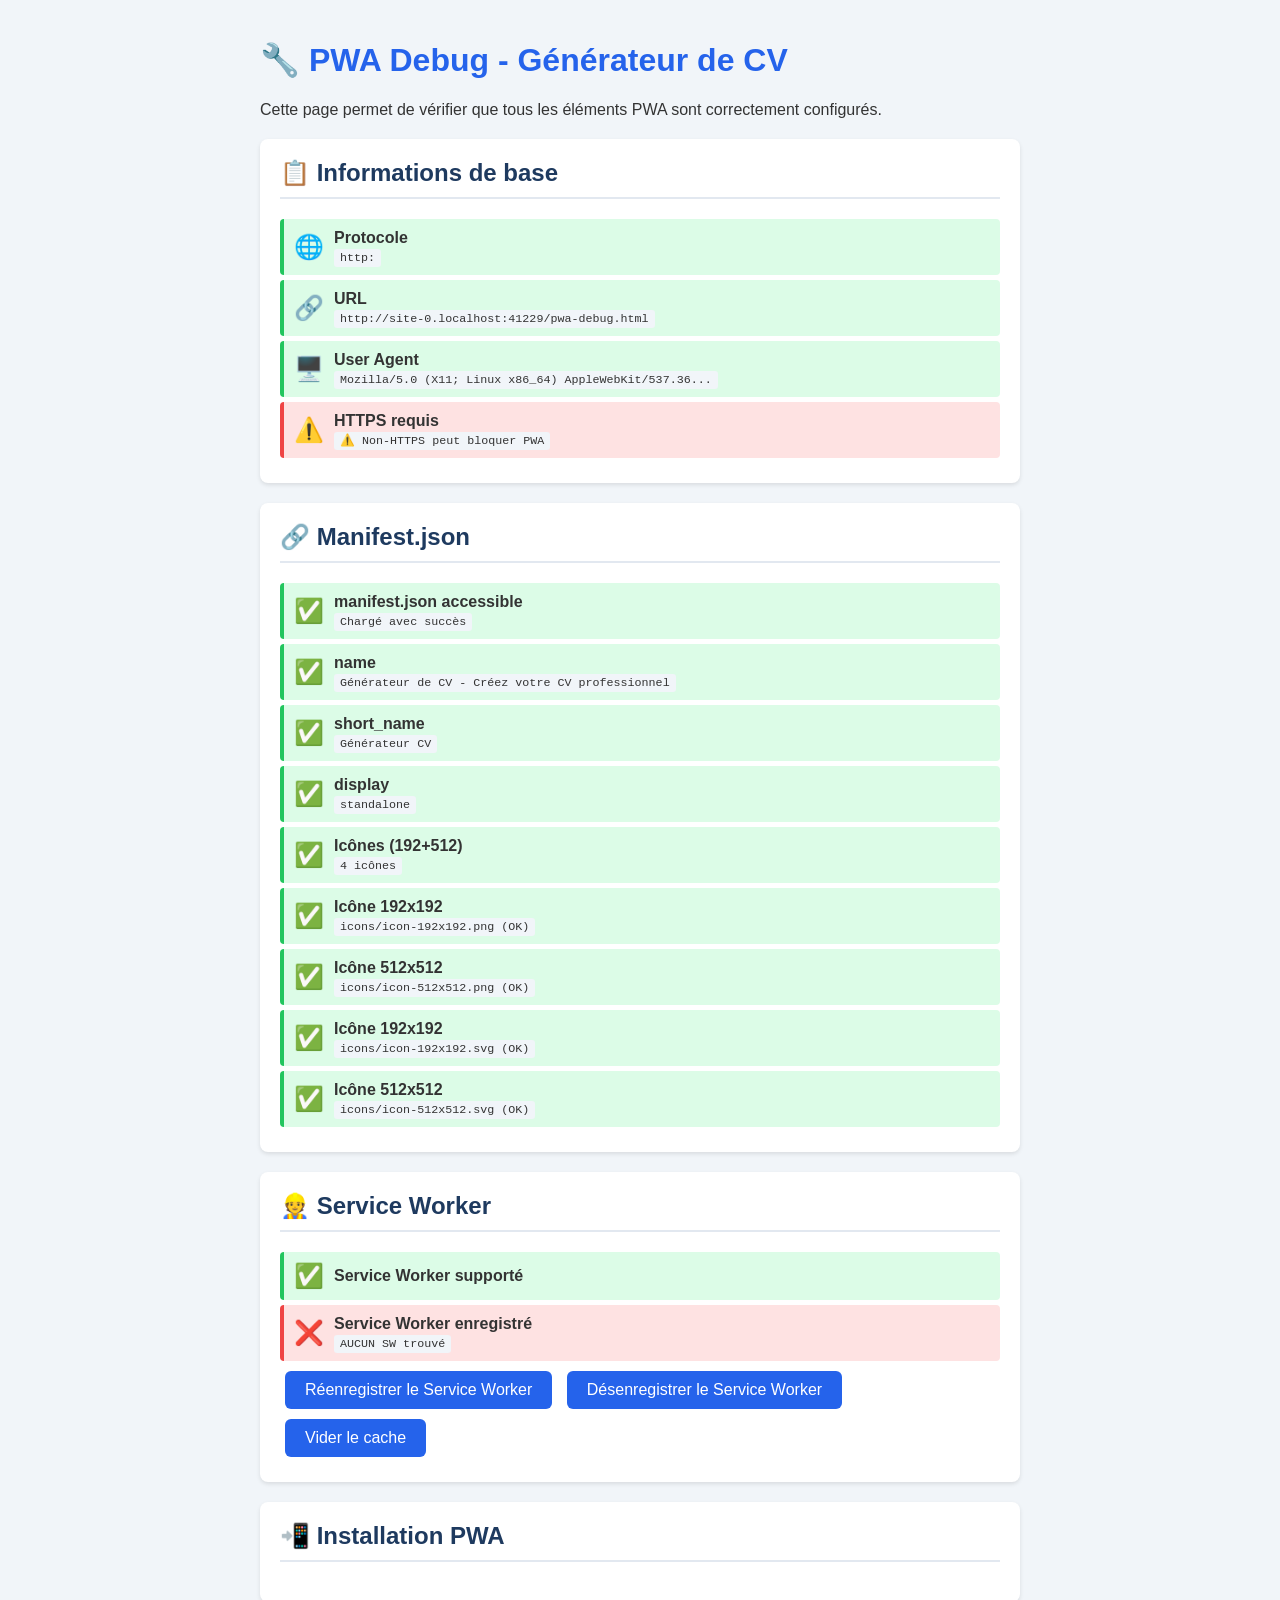
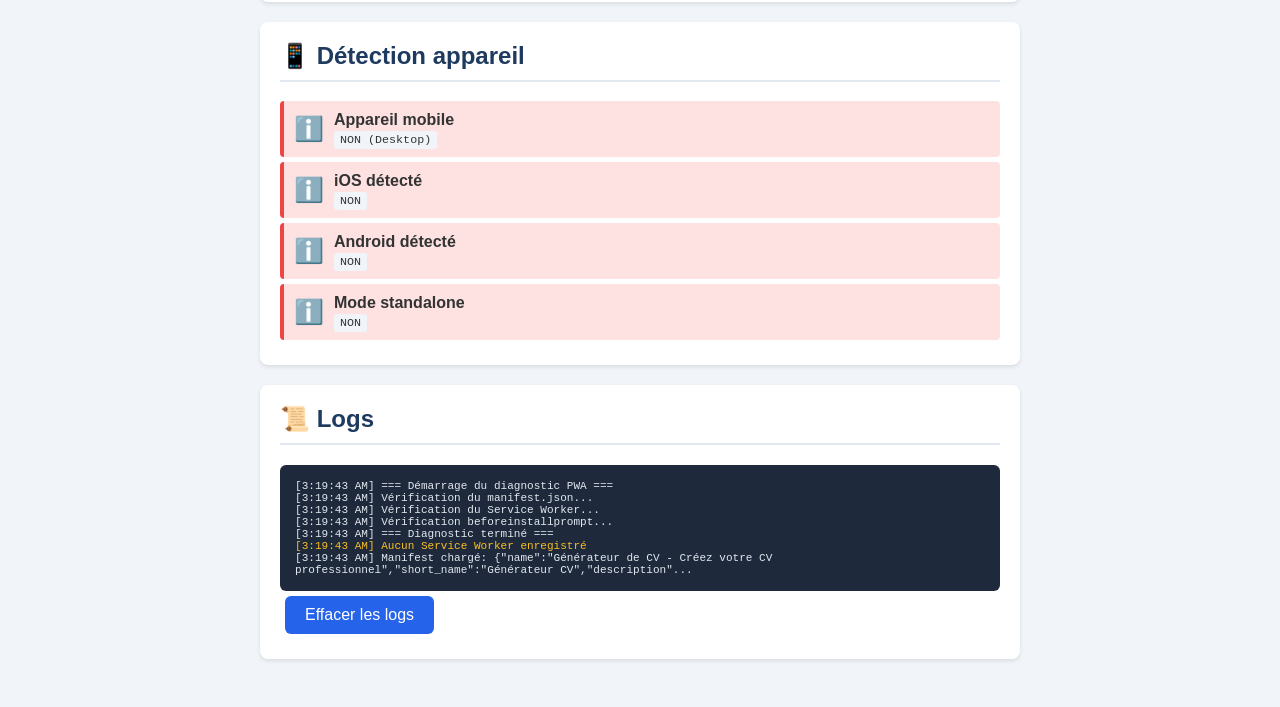
<file: pwa-debug.html>
<!DOCTYPE html>
<html lang="fr">
<head>
  <meta charset="UTF-8">
  <meta name="viewport" content="width=device-width, initial-scale=1.0">
  <title>PWA Debug - Générateur de CV</title>
  <style>
    * { box-sizing: border-box; }
    body {
      font-family: -apple-system, BlinkMacSystemFont, 'Segoe UI', Roboto, sans-serif;
      max-width: 800px;
      margin: 0 auto;
      padding: 20px;
      background: #f1f5f9;
      color: #333;
    }
    h1 { color: #2563eb; }
    .section {
      background: white;
      border-radius: 8px;
      padding: 20px;
      margin: 20px 0;
      box-shadow: 0 2px 4px rgba(0,0,0,0.1);
    }
    .section h2 {
      margin-top: 0;
      color: #1e3a5f;
      border-bottom: 2px solid #e2e8f0;
      padding-bottom: 10px;
    }
    .check {
      display: flex;
      align-items: center;
      padding: 10px;
      margin: 5px 0;
      border-radius: 4px;
    }
    .check.pass { background: #dcfce7; border-left: 4px solid #22c55e; }
    .check.fail { background: #fee2e2; border-left: 4px solid #ef4444; }
    .check.warn { background: #fef3c7; border-left: 4px solid #f59e0b; }
    .check .icon { font-size: 1.5em; margin-right: 10px; }
    .check .info { flex: 1; }
    .check .value {
      font-family: monospace;
      background: #f1f5f9;
      padding: 2px 6px;
      border-radius: 3px;
      font-size: 0.9em;
    }
    button {
      background: #2563eb;
      color: white;
      border: none;
      padding: 10px 20px;
      border-radius: 6px;
      cursor: pointer;
      font-size: 1em;
      margin: 5px;
    }
    button:hover { background: #1d4ed8; }
    .log {
      background: #1e293b;
      color: #e2e8f0;
      padding: 15px;
      border-radius: 6px;
      font-family: monospace;
      font-size: 0.85em;
      max-height: 300px;
      overflow-y: auto;
      white-space: pre-wrap;
    }
    .log .error { color: #f87171; }
    .log .success { color: #86efac; }
    .log .warn { color: #fbbf24; }
  </style>
</head>
<body>
  <h1>🔧 PWA Debug - Générateur de CV</h1>
  <p>Cette page permet de vérifier que tous les éléments PWA sont correctement configurés.</p>
  
  <div class="section">
    <h2>📋 Informations de base</h2>
    <div id="basic-info"></div>
  </div>
  
  <div class="section">
    <h2>🔗 Manifest.json</h2>
    <div id="manifest-check"></div>
  </div>
  
  <div class="section">
    <h2>👷 Service Worker</h2>
    <div id="sw-check"></div>
    <button onclick="registerSW()">Réenregistrer le Service Worker</button>
    <button onclick="unregisterSW()">Désenregistrer le Service Worker</button>
    <button onclick="clearCache()">Vider le cache</button>
  </div>
  
  <div class="section">
    <h2>📲 Installation PWA</h2>
    <div id="install-check"></div>
    <button onclick="triggerInstall()" id="btn-trigger-install" style="display:none;">📲 Installer maintenant</button>
  </div>
  
  <div class="section">
    <h2>📱 Détection appareil</h2>
    <div id="device-check"></div>
  </div>
  
  <div class="section">
    <h2>📜 Logs</h2>
    <div class="log" id="console-log"></div>
    <button onclick="document.getElementById('console-log').innerHTML=''">Effacer les logs</button>
  </div>

  <script>
    // Système de log
    function log(message, type = 'info') {
      const logDiv = document.getElementById('console-log');
      const timestamp = new Date().toLocaleTimeString();
      const className = type === 'error' ? 'error' : type === 'success' ? 'success' : type === 'warn' ? 'warn' : '';
      logDiv.innerHTML += `<span class="${className}">[${timestamp}] ${message}</span>\n`;
      logDiv.scrollTop = logDiv.scrollHeight;
      console.log(`[PWA Debug] ${message}`);
    }

    function addCheck(containerId, pass, icon, title, value = '') {
      const container = document.getElementById(containerId);
      const div = document.createElement('div');
      div.className = `check ${pass ? 'pass' : 'fail'}`;
      div.innerHTML = `
        <span class="icon">${icon}</span>
        <div class="info">
          <strong>${title}</strong>
          ${value ? `<br><span class="value">${value}</span>` : ''}
        </div>
      `;
      container.appendChild(div);
      return pass;
    }

    // 1. Informations de base
    log('=== Démarrage du diagnostic PWA ===');
    
    addCheck('basic-info', true, '🌐', 'Protocole', location.protocol);
    addCheck('basic-info', true, '🔗', 'URL', location.href);
    addCheck('basic-info', true, '🖥️', 'User Agent', navigator.userAgent.substring(0, 50) + '...');
    addCheck('basic-info', location.protocol === 'https:' || location.hostname === 'localhost' || location.hostname === '127.0.0.1', 
      location.protocol === 'https:' ? '✅' : '⚠️', 
      'HTTPS requis', 
      location.protocol === 'https:' ? 'OK' : '⚠️ Non-HTTPS peut bloquer PWA');

    // 2. Vérification du manifest
    log('Vérification du manifest.json...');
    
    fetch('manifest.json')
      .then(response => {
        if (!response.ok) throw new Error(`HTTP ${response.status}`);
        return response.json();
      })
      .then(manifest => {
        addCheck('manifest-check', true, '✅', 'manifest.json accessible', 'Chargé avec succès');
        log('Manifest chargé: ' + JSON.stringify(manifest).substring(0, 100) + '...');
        
        addCheck('manifest-check', !!manifest.name, manifest.name ? '✅' : '❌', 'name', manifest.name || 'MANQUANT');
        addCheck('manifest-check', !!manifest.short_name, manifest.short_name ? '✅' : '❌', 'short_name', manifest.short_name || 'MANQUANT');
        addCheck('manifest-check', manifest.display === 'standalone', manifest.display === 'standalone' ? '✅' : '❌', 'display', manifest.display || 'MANQUANT');
        addCheck('manifest-check', !!manifest.icons && manifest.icons.length >= 2, 
          (manifest.icons && manifest.icons.length >= 2) ? '✅' : '❌', 
          'Icônes (192+512)', 
          manifest.icons ? `${manifest.icons.length} icônes` : 'AUCUNE');
        
        // Vérifier les icônes
        if (manifest.icons) {
          manifest.icons.forEach(icon => {
            fetch(icon.src)
              .then(r => {
                addCheck('manifest-check', r.ok, r.ok ? '✅' : '❌', 
                  `Icône ${icon.sizes}`, 
                  `${icon.src} (${r.ok ? 'OK' : '404'})`);
              })
              .catch(() => {
                addCheck('manifest-check', false, '❌', `Icône ${icon.sizes}`, `${icon.src} (ERREUR)`);
              });
          });
        }
      })
      .catch(err => {
        addCheck('manifest-check', false, '❌', 'manifest.json', `ERREUR: ${err.message}`);
        log('ERREUR manifest: ' + err.message, 'error');
      });

    // 3. Service Worker
    log('Vérification du Service Worker...');
    
    if ('serviceWorker' in navigator) {
      addCheck('sw-check', true, '✅', 'Service Worker supporté');
      
      navigator.serviceWorker.getRegistration()
        .then(registration => {
          if (registration) {
            addCheck('sw-check', true, '✅', 'Service Worker enregistré', registration.scope);
            addCheck('sw-check', !!registration.active, registration.active ? '✅' : '⚠️', 'SW actif', 
              registration.active ? 'Oui' : 'En attente');
            addCheck('sw-check', !!registration.installing, registration.installing ? '⚠️' : '✅', 'SW installing',
              registration.installing ? 'Nouvelle version en cours' : 'Aucune');
            
            if (registration.active) {
              registration.active.postMessage({ type: 'PING' });
            }
          } else {
            addCheck('sw-check', false, '❌', 'Service Worker enregistré', 'AUCUN SW trouvé');
            log('Aucun Service Worker enregistré', 'warn');
          }
        })
        .catch(err => {
          addCheck('sw-check', false, '❌', 'Service Worker', `ERREUR: ${err.message}`);
        });
    } else {
      addCheck('sw-check', false, '❌', 'Service Worker supporté', 'NON SUPPORTÉ par ce navigateur');
      log('Service Worker non supporté!', 'error');
    }

    // 4. Installation PWA
    log('Vérification beforeinstallprompt...');
    
    let deferredPrompt = null;
    
    window.addEventListener('beforeinstallprompt', (e) => {
      log('beforeinstallprompt déclenché!', 'success');
      e.preventDefault();
      deferredPrompt = e;
      addCheck('install-check', true, '✅', 'beforeinstallprompt déclenché');
      document.getElementById('btn-trigger-install').style.display = 'inline-block';
    });
    
    window.addEventListener('appinstalled', () => {
      log('Application installée!', 'success');
      addCheck('install-check', true, '✅', 'Application installée');
    });
    
    setTimeout(() => {
      if (!deferredPrompt) {
        addCheck('install-check', false, '⚠️', 'beforeinstallprompt', 
          'Non déclenché (peut être normal selon le navigateur)');
        log('beforeinstallprompt non déclenché - vérifiez les conditions PWA', 'warn');
      }
    }, 3000);

    // 5. Détection appareil
    function isIOS() {
      return [
        'iPad Simulator', 'iPhone Simulator', 'iPod Simulator',
        'iPad', 'iPhone', 'iPod'
      ].includes(navigator.platform) || (navigator.userAgent.includes("Mac") && "ontouchend" in document);
    }
    
    function isAndroid() {
      return /Android/.test(navigator.userAgent);
    }
    
    function isMobile() {
      return /Mobi|Android/i.test(navigator.userAgent);
    }
    
    addCheck('device-check', isMobile(), isMobile() ? '✅' : 'ℹ️', 'Appareil mobile', 
      isMobile() ? 'OUI' : 'NON (Desktop)');
    addCheck('device-check', isIOS(), isIOS() ? '✅' : 'ℹ️', 'iOS détecté', 
      isIOS() ? 'OUI' : 'NON');
    addCheck('device-check', isAndroid(), isAndroid() ? '✅' : 'ℹ️', 'Android détecté', 
      isAndroid() ? 'OUI' : 'NON');
    addCheck('device-check', window.matchMedia('(display-mode: standalone)').matches, 
      window.matchMedia('(display-mode: standalone)').matches ? '✅' : 'ℹ️', 
      'Mode standalone', 
      window.matchMedia('(display-mode: standalone)').matches ? 'OUI (app installée)' : 'NON');

    // Fonctions d'action
    function registerSW() {
      log('Tentative d\'enregistrement du SW...', 'warn');
      navigator.serviceWorker.register('/sw.js')
        .then(reg => {
          log('SW enregistré: ' + reg.scope, 'success');
          addCheck('sw-check', true, '✅', 'SW enregistré après action', reg.scope);
        })
        .catch(err => {
          log('Échec enregistrement SW: ' + err.message, 'error');
          addCheck('sw-check', false, '❌', 'SW enregistrement échoué', err.message);
        });
    }

    function unregisterSW() {
      log('Désenregistrement du SW...', 'warn');
      navigator.serviceWorker.getRegistrations()
        .then(registrations => {
          registrations.forEach(reg => {
            reg.unregister();
            log('SW désenregistré: ' + reg.scope, 'success');
          });
          if (registrations.length === 0) {
            log('Aucun SW à désenregistrer', 'warn');
          }
        });
    }

    function clearCache() {
      log('Vidage du cache...', 'warn');
      caches.keys()
        .then(names => {
          names.forEach(name => {
            caches.delete(name);
            log('Cache supprimé: ' + name, 'success');
          });
          if (names.length === 0) {
            log('Aucun cache à supprimer', 'warn');
          }
        });
    }

    function triggerInstall() {
      if (deferredPrompt) {
        log('Déclenchement de l\'installation...', 'warn');
        deferredPrompt.prompt();
        deferredPrompt.userChoice.then(result => {
          log('Résultat installation: ' + result.outcome, result.outcome === 'accepted' ? 'success' : 'warn');
          deferredPrompt = null;
          document.getElementById('btn-trigger-install').style.display = 'none';
        });
      } else {
        log('Installation non disponible (deferredPrompt null)', 'error');
      }
    }

    log('=== Diagnostic terminé ===');
  </script>
</body>
</html>
</file>
